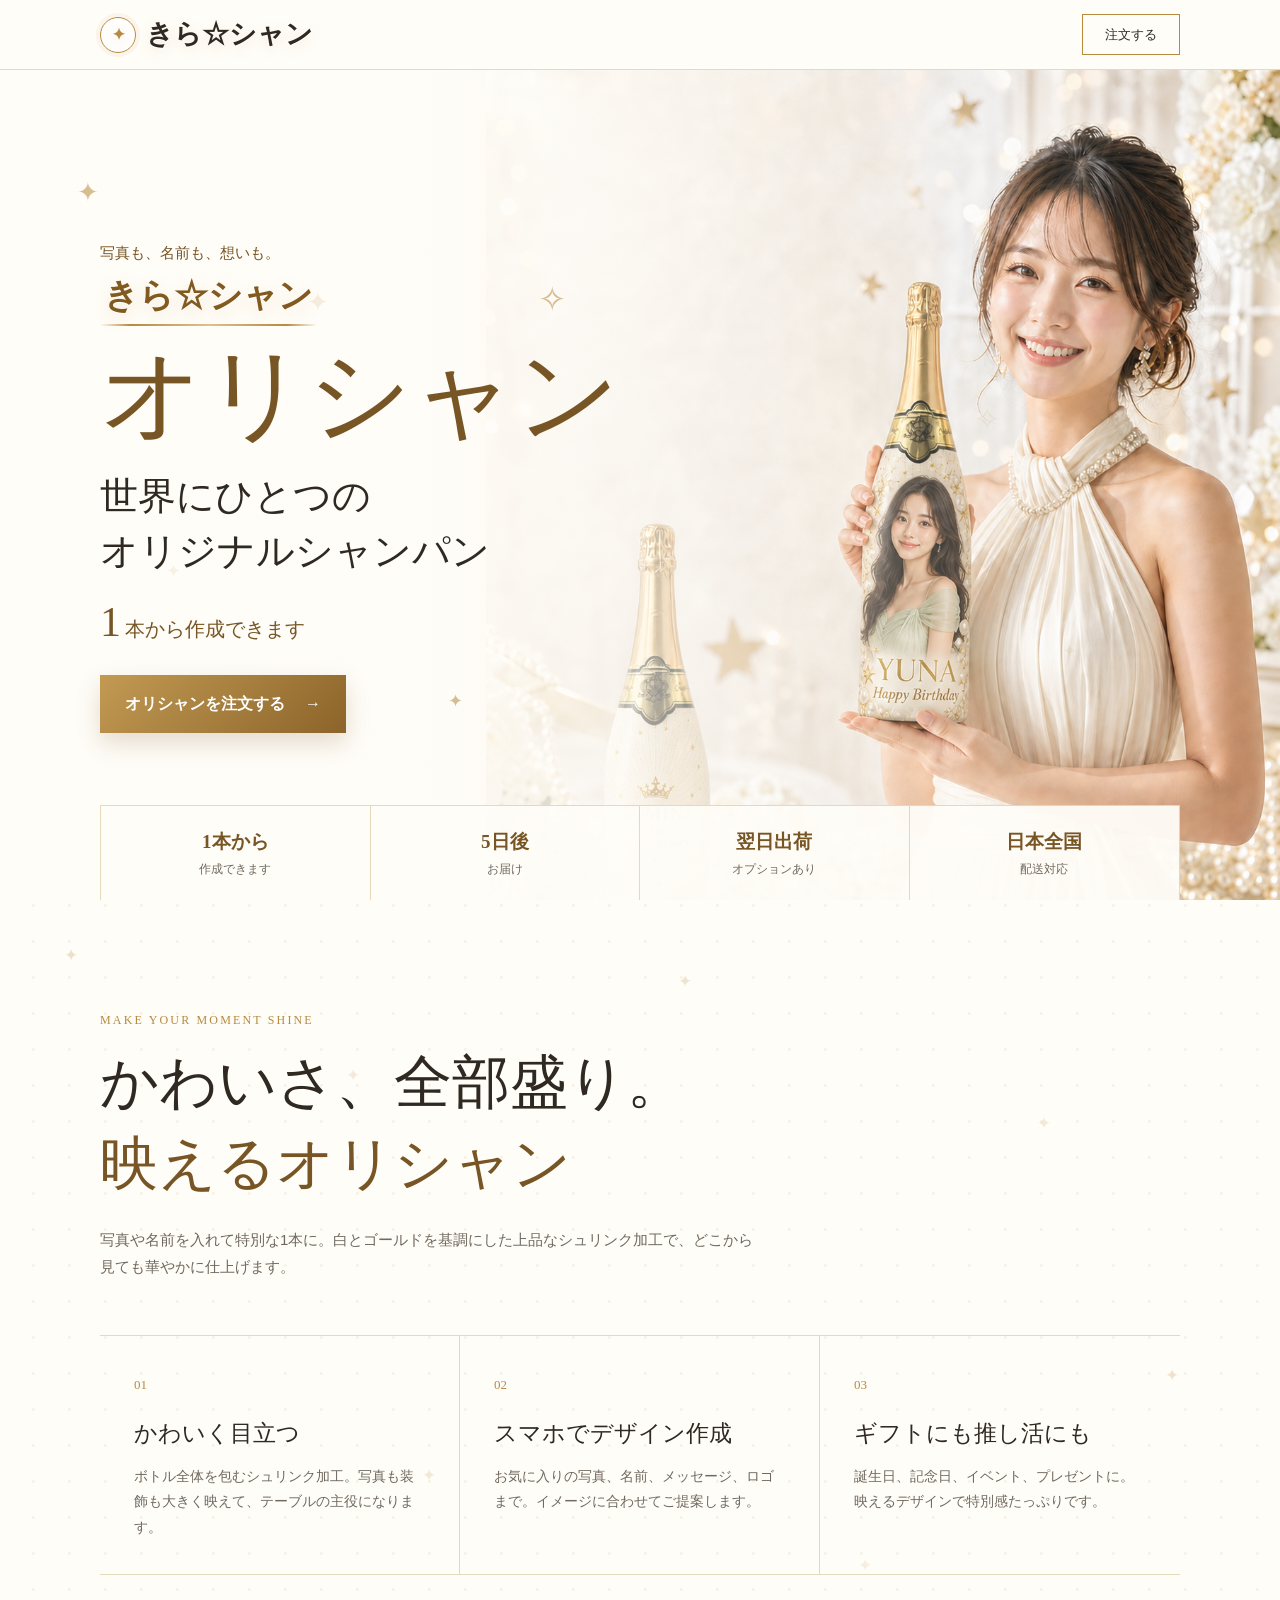
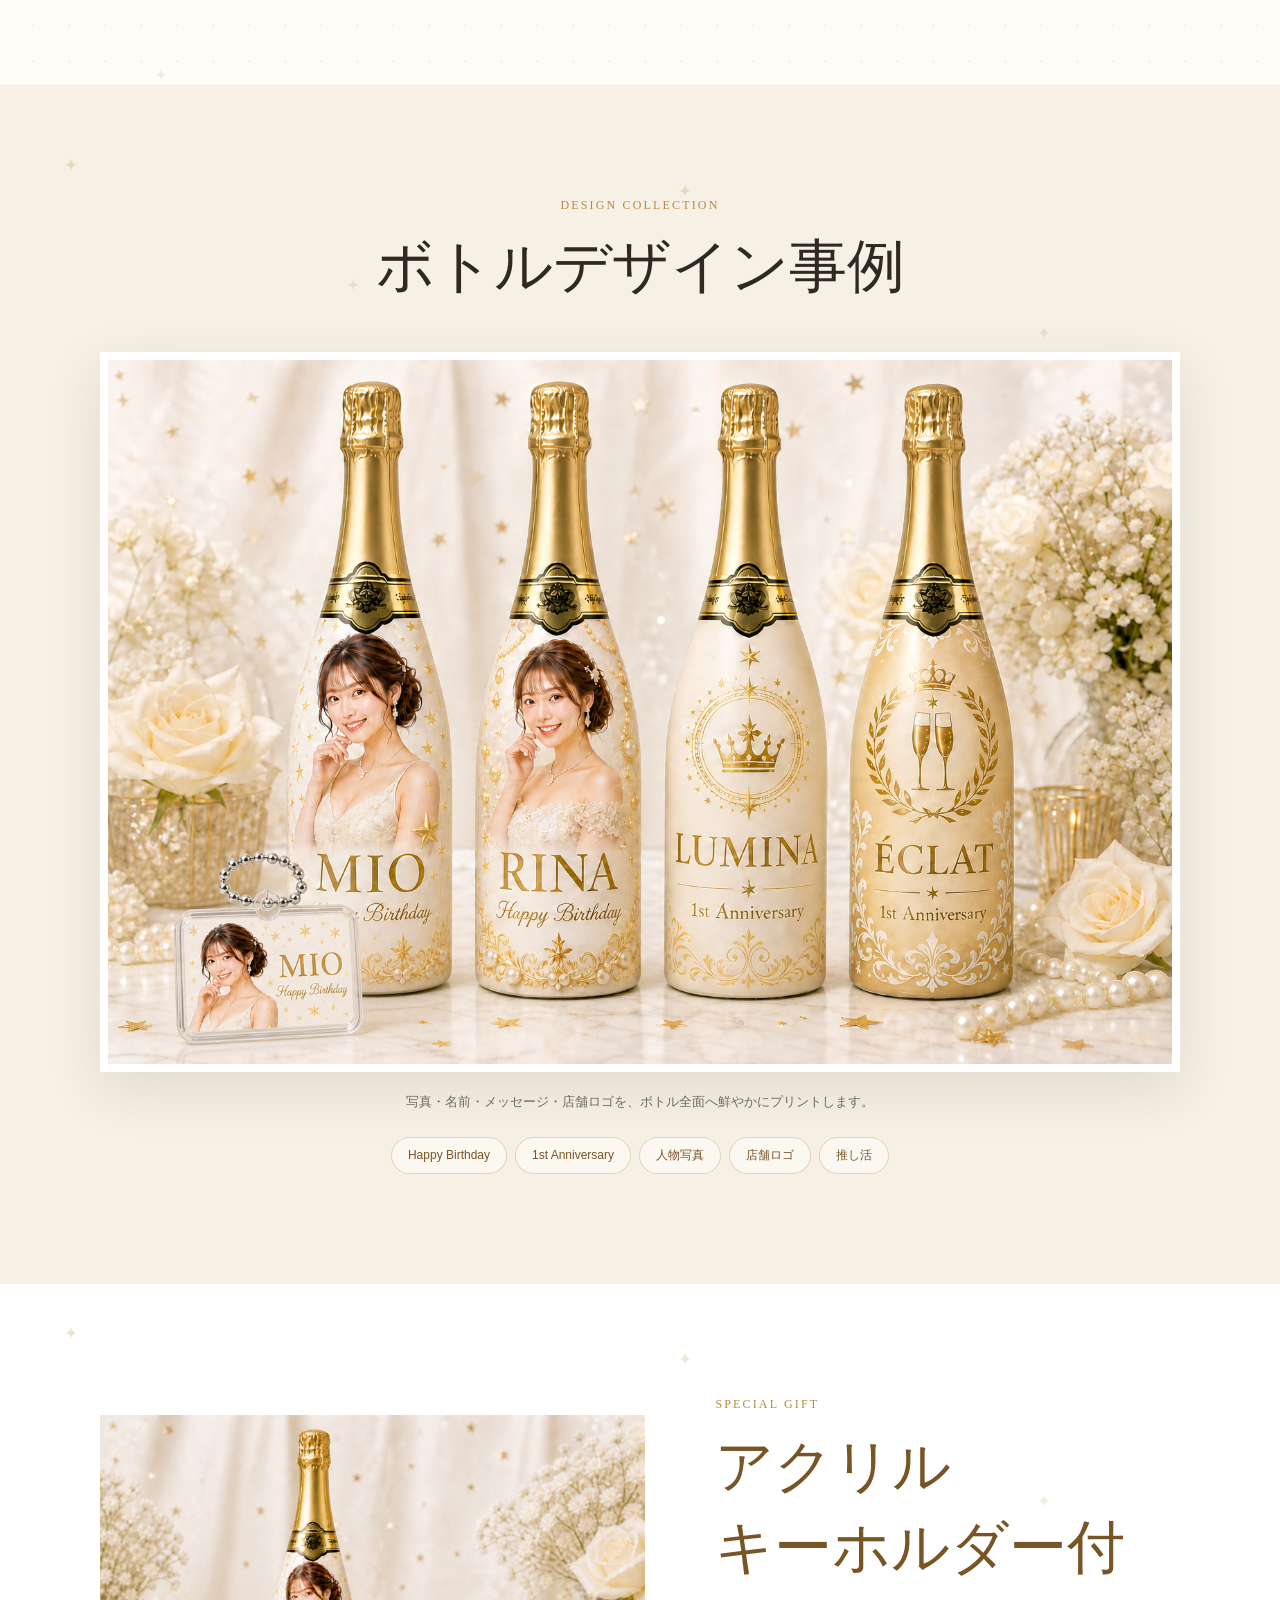
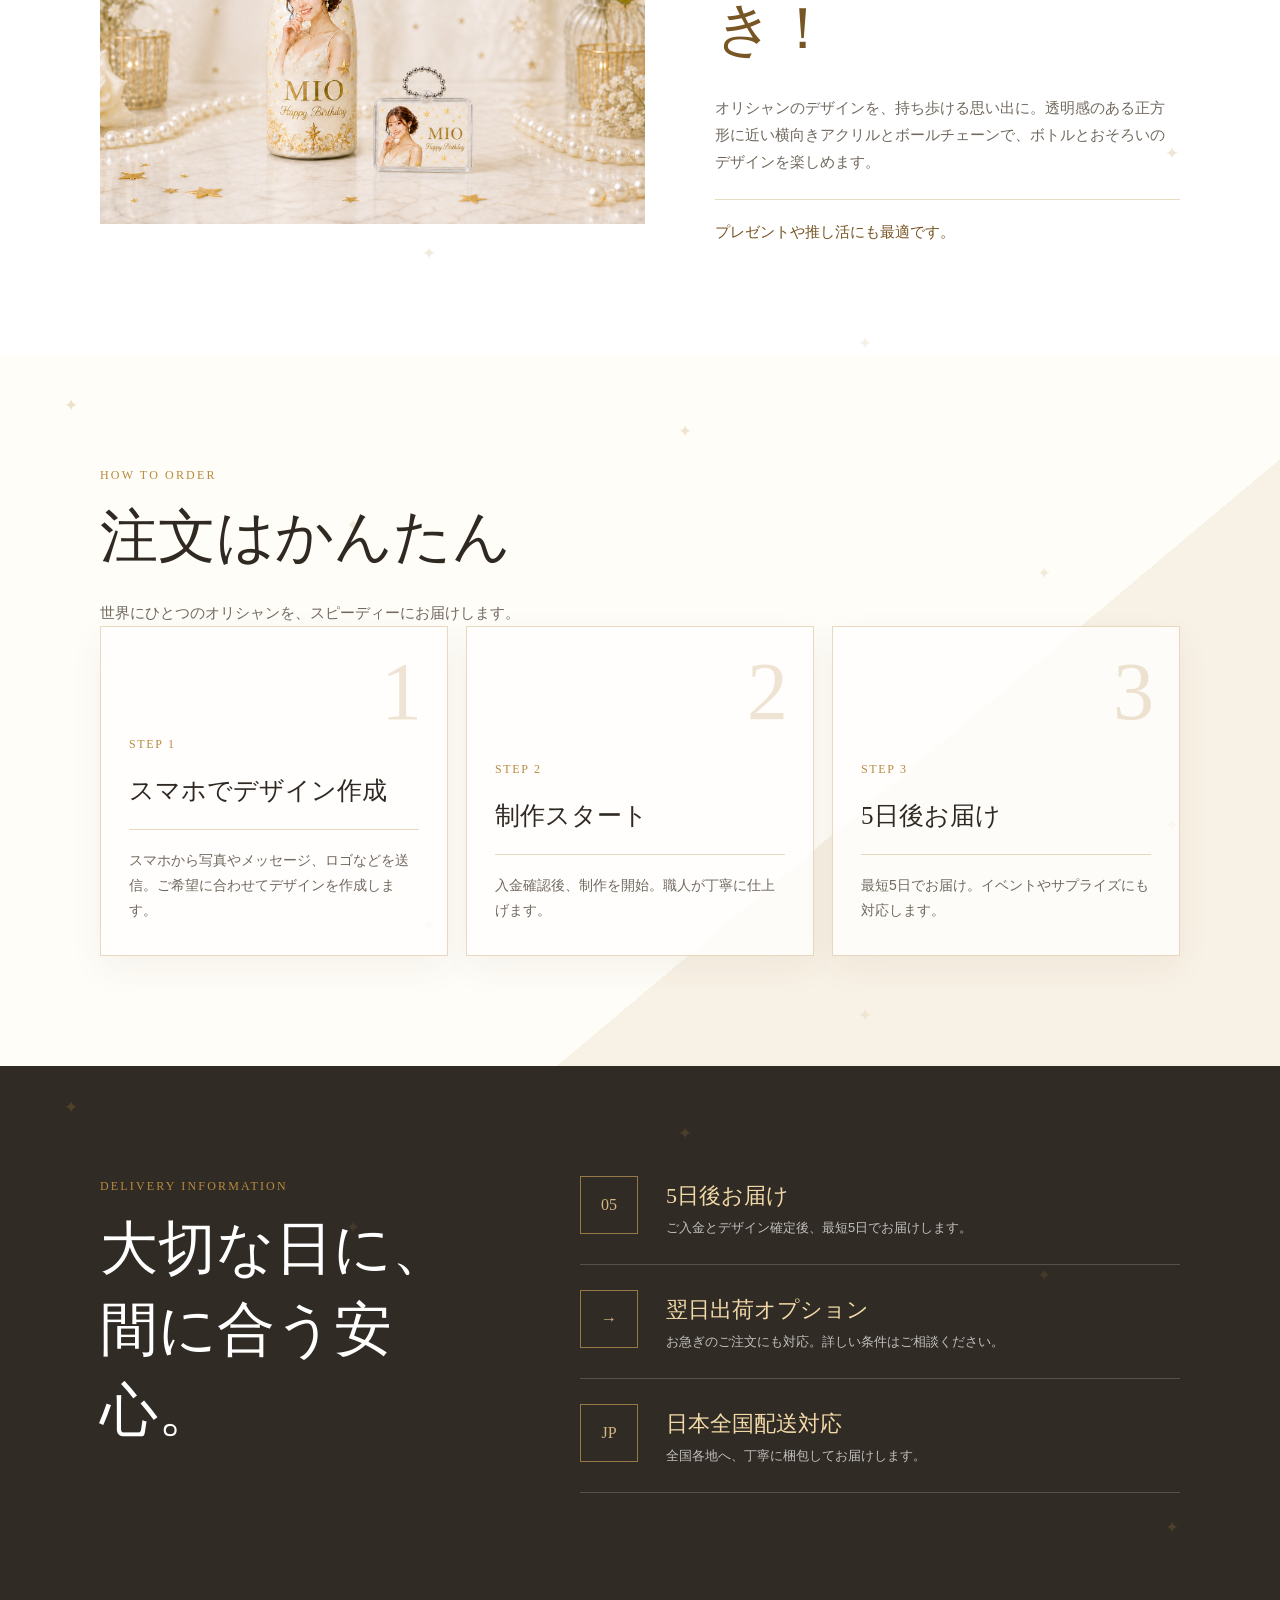
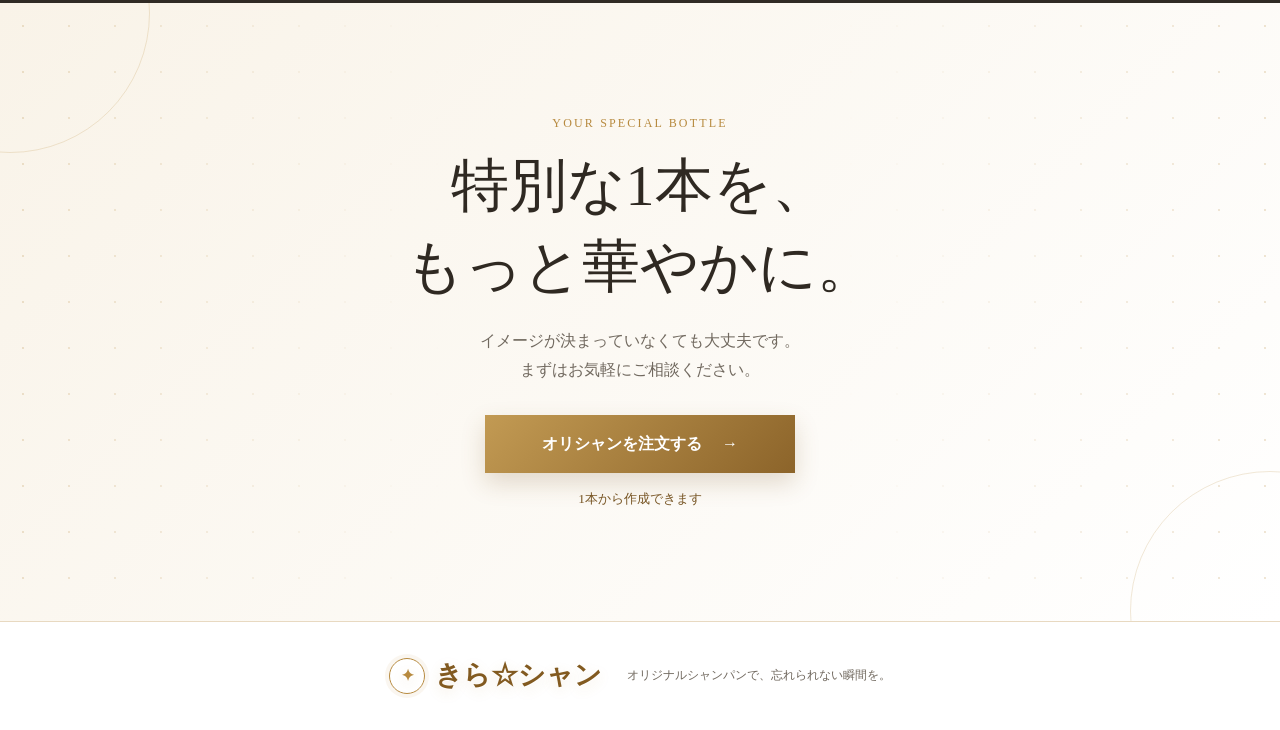
<file: index.html>
<!doctype html>
<html lang="ja">
<head>
  <meta charset="UTF-8">
  <meta name="viewport" content="width=device-width, initial-scale=1">
  <title>きら☆シャン オリシャン｜1本から作れるオリジナルシャンパン</title>
  <meta name="description" content="写真や名前を入れた特別なオリシャンを1本から。映えるシュリンク加工、アクリルキーホルダー付き。最短5日、日本全国へお届けします。">
  <meta property="og:type" content="website">
  <meta property="og:title" content="きら☆シャン オリシャン">
  <meta property="og:description" content="写真や名前を入れて、世界にひとつのオリジナルシャンパンを。">
  <meta property="og:image" content="assets/images/kira-shan-hero-v4.png">
  <meta name="theme-color" content="#fffdf8">
  <style>html, body { margin: 0; }</style>
  <link rel="stylesheet" href="style.css?v=20260902-2">
</head>
<body>
  <main class="きら☆シャン-lp-root">
    <header class="きら☆シャン-lp-header" aria-label="きら☆シャン">
      <a class="きら☆シャン-lp-brand" href="#top" aria-label="ページ上部へ">
        <span class="きら☆シャン-lp-brand-mark" aria-hidden="true">✦</span>
        <span>きら<span aria-hidden="true">☆</span>シャン</span>
      </a>
      <a class="きら☆シャン-lp-header-cta" href="https://oricham.net/">注文する</a>
    </header>

    <section class="きら☆シャン-lp-hero" id="top">
      <img class="きら☆シャン-lp-hero-image" src="assets/images/kira-shan-hero-v4.png" alt="架空女性の写真とYUNA Happy Birthdayをフルカラーで印刷したオリシャンを持つ架空モデル" width="1120" height="1400" fetchpriority="high">
      <div class="きら☆シャン-lp-hero-shade" aria-hidden="true"></div>
      <div class="きら☆シャン-lp-sparkles" aria-hidden="true"><i>✦</i><i>✧</i><i>✦</i></div>
      <div class="きら☆シャン-lp-hero-copy">
        <p class="きら☆シャン-lp-kicker">写真も、名前も、想いも。</p>
        <h1><span>きら☆シャン</span>オリシャン</h1>
        <p class="きら☆シャン-lp-hero-lead">世界にひとつの<br>オリジナルシャンパン</p>
        <div class="きら☆シャン-lp-one-bottle"><strong>1</strong>本から作成できます</div>
        <a class="きら☆シャン-lp-button" href="https://oricham.net/">オリシャンを注文する <span aria-hidden="true">→</span></a>
      </div>
      <ul class="きら☆シャン-lp-hero-points" aria-label="サービスのポイント">
        <li><strong>1本から</strong><span>作成できます</span></li>
        <li><strong>5日後</strong><span>お届け</span></li>
        <li><strong>翌日出荷</strong><span>オプションあり</span></li>
        <li><strong>日本全国</strong><span>配送対応</span></li>
      </ul>
    </section>

    <section class="きら☆シャン-lp-section きら☆シャン-lp-intro きら☆シャン-lp-reveal">
      <div class="きら☆シャン-lp-inner">
        <p class="きら☆シャン-lp-eyebrow">MAKE YOUR MOMENT SHINE</p>
        <h2>かわいさ、全部盛り。<br><em>映えるオリシャン</em></h2>
        <p class="きら☆シャン-lp-section-lead">写真や名前を入れて特別な1本に。白とゴールドを基調にした上品なシュリンク加工で、どこから見ても華やかに仕上げます。</p>
        <div class="きら☆シャン-lp-feature-grid">
          <article class="きら☆シャン-lp-feature">
            <span class="きら☆シャン-lp-feature-no">01</span>
            <h3>かわいく目立つ</h3>
            <p>ボトル全体を包むシュリンク加工。写真も装飾も大きく映えて、テーブルの主役になります。</p>
          </article>
          <article class="きら☆シャン-lp-feature">
            <span class="きら☆シャン-lp-feature-no">02</span>
            <h3>スマホでデザイン作成</h3>
            <p>お気に入りの写真、名前、メッセージ、ロゴまで。イメージに合わせてご提案します。</p>
          </article>
          <article class="きら☆シャン-lp-feature">
            <span class="きら☆シャン-lp-feature-no">03</span>
            <h3>ギフトにも推し活にも</h3>
            <p>誕生日、記念日、イベント、プレゼントに。映えるデザインで特別感たっぷりです。</p>
          </article>
        </div>
      </div>
    </section>

    <section class="きら☆シャン-lp-section きら☆シャン-lp-showcase きら☆シャン-lp-reveal">
      <div class="きら☆シャン-lp-inner">
        <p class="きら☆シャン-lp-eyebrow">DESIGN COLLECTION</p>
        <h2>ボトルデザイン事例</h2>
        <figure class="きら☆シャン-lp-product-figure">
          <img src="assets/images/kira-shan-products-v5.png" alt="長い金フォイルと黒金ネックシールを施した4種類のフルカラーオリシャンと正方形に近い横向きアクリルキーホルダー" width="1536" height="1024" loading="lazy" decoding="async">
          <figcaption>写真・名前・メッセージ・店舗ロゴを、ボトル全面へ鮮やかにプリントします。</figcaption>
        </figure>
        <div class="きら☆シャン-lp-tags" aria-label="利用シーン">
          <span>Happy Birthday</span><span>1st Anniversary</span><span>人物写真</span><span>店舗ロゴ</span><span>推し活</span>
        </div>
      </div>
    </section>

    <section class="きら☆シャン-lp-section きら☆シャン-lp-keyholder きら☆シャン-lp-reveal">
      <div class="きら☆シャン-lp-inner きら☆シャン-lp-split">
        <div class="きら☆シャン-lp-keyholder-visual">
          <img src="assets/images/kira-shan-keyholder-v4.png" alt="中央にセットで並べたMIOのオリシャンと実物比に近いサイズの横向きアクリルキーホルダー" width="1456" height="1092" loading="lazy" decoding="async">
        </div>
        <div class="きら☆シャン-lp-keyholder-copy">
          <p class="きら☆シャン-lp-eyebrow">SPECIAL GIFT</p>
          <h2>アクリル<br>キーホルダー付き！</h2>
          <p>オリシャンのデザインを、持ち歩ける思い出に。透明感のある正方形に近い横向きアクリルとボールチェーンで、ボトルとおそろいのデザインを楽しめます。</p>
          <p class="きら☆シャン-lp-note">プレゼントや推し活にも最適です。</p>
        </div>
      </div>
    </section>

    <section class="きら☆シャン-lp-section きら☆シャン-lp-flow きら☆シャン-lp-reveal">
      <div class="きら☆シャン-lp-inner">
        <p class="きら☆シャン-lp-eyebrow">HOW TO ORDER</p>
        <h2>注文はかんたん</h2>
        <p class="きら☆シャン-lp-section-lead">世界にひとつのオリシャンを、スピーディーにお届けします。</p>
        <ol class="きら☆シャン-lp-steps">
          <li>
            <span class="きら☆シャン-lp-step-no">1</span>
            <div><small>STEP 1</small><h3>スマホでデザイン作成</h3><p>スマホから写真やメッセージ、ロゴなどを送信。ご希望に合わせてデザインを作成します。</p></div>
          </li>
          <li>
            <span class="きら☆シャン-lp-step-no">2</span>
            <div><small>STEP 2</small><h3>制作スタート</h3><p>入金確認後、制作を開始。職人が丁寧に仕上げます。</p></div>
          </li>
          <li>
            <span class="きら☆シャン-lp-step-no">3</span>
            <div><small>STEP 3</small><h3>5日後お届け</h3><p>最短5日でお届け。イベントやサプライズにも対応します。</p></div>
          </li>
        </ol>
      </div>
    </section>

    <section class="きら☆シャン-lp-section きら☆シャン-lp-delivery きら☆シャン-lp-reveal">
      <div class="きら☆シャン-lp-inner">
        <div class="きら☆シャン-lp-delivery-head">
          <p class="きら☆シャン-lp-eyebrow">DELIVERY INFORMATION</p>
          <h2>大切な日に、<br>間に合う安心。</h2>
        </div>
        <div class="きら☆シャン-lp-delivery-list">
          <article><span aria-hidden="true">05</span><div><h3>5日後お届け</h3><p>ご入金とデザイン確定後、最短5日でお届けします。</p></div></article>
          <article><span aria-hidden="true">→</span><div><h3>翌日出荷オプション</h3><p>お急ぎのご注文にも対応。詳しい条件はご相談ください。</p></div></article>
          <article><span aria-hidden="true">JP</span><div><h3>日本全国配送対応</h3><p>全国各地へ、丁寧に梱包してお届けします。</p></div></article>
        </div>
      </div>
    </section>

    <section class="きら☆シャン-lp-final きら☆シャン-lp-reveal">
      <div class="きら☆シャン-lp-final-glow" aria-hidden="true"></div>
      <div class="きら☆シャン-lp-inner">
        <p class="きら☆シャン-lp-eyebrow">YOUR SPECIAL BOTTLE</p>
        <h2>特別な1本を、<br>もっと華やかに。</h2>
        <p>イメージが決まっていなくても大丈夫です。<br>まずはお気軽にご相談ください。</p>
        <a class="きら☆シャン-lp-button きら☆シャン-lp-button-dark" href="https://oricham.net/">オリシャンを注文する <span aria-hidden="true">→</span></a>
        <small>1本から作成できます</small>
      </div>
    </section>

    <footer class="きら☆シャン-lp-footer">
      <div class="きら☆シャン-lp-brand"><span class="きら☆シャン-lp-brand-mark" aria-hidden="true">✦</span><span>きら☆シャン</span></div>
      <p>オリジナルシャンパンで、忘れられない瞬間を。</p>
    </footer>

    <div class="きら☆シャン-lp-fixed-cta">
      <a href="https://oricham.net/">オリシャンを注文する <span aria-hidden="true">→</span></a>
    </div>
  </main>
  <script src="script.js?v=20260902-2"></script>
</body>
</html>
</file>
<file: style.css>
@charset "UTF-8";

.きら☆シャン-lp-root {
  --ks-ivory: #fffdf8;
  --ks-cream: #f6f0e5;
  --ks-gold: #b78a3f;
  --ks-gold-dark: #775524;
  --ks-ink: #2f2922;
  --ks-muted: #71695f;
  --ks-line: rgba(183, 138, 63, .32);
  color: var(--ks-ink);
  background: var(--ks-ivory);
  font-family: "Yu Mincho", "Hiragino Mincho ProN", "Noto Serif JP", serif;
  line-height: 1.8;
  letter-spacing: 0;
  overflow: hidden;
  isolation: isolate;
  -webkit-font-smoothing: antialiased;
}

.きら☆シャン-lp-root *, .きら☆シャン-lp-root *::before, .きら☆シャン-lp-root *::after { box-sizing: border-box; }
.きら☆シャン-lp-root img { display: block; max-width: 100%; height: auto; }
.きら☆シャン-lp-root a { color: inherit; text-decoration: none; }
.きら☆シャン-lp-root h1, .きら☆シャン-lp-root h2, .きら☆シャン-lp-root h3, .きら☆シャン-lp-root p, .きら☆シャン-lp-root figure { margin: 0; }
.きら☆シャン-lp-root ul, .きら☆シャン-lp-root ol { margin: 0; padding: 0; list-style: none; }

.きら☆シャン-lp-inner { width: min(100% - 40px, 1080px); margin-inline: auto; }
.きら☆シャン-lp-header { height: 70px; padding: 0 max(20px, calc((100% - 1080px) / 2)); display: flex; align-items: center; justify-content: space-between; background: rgba(255,253,248,.96); border-bottom: 1px solid var(--ks-line); position: relative; z-index: 20; }
.きら☆シャン-lp-brand { display: inline-flex; align-items: center; gap: 10px; color: #825a20; font-size: 27px; font-weight: 700; line-height: 1; text-shadow: 0 1px 0 #fff, 0 4px 13px rgba(183,138,63,.18); }
.きら☆シャン-lp-brand-mark { width: 36px; height: 36px; display: grid; place-items: center; border: 1px solid var(--ks-gold); border-radius: 50%; color: var(--ks-gold); background: rgba(255,255,255,.72); box-shadow: 0 0 0 4px rgba(183,138,63,.08); font-size: 16px; }
.きら☆シャン-lp-header-cta { padding: 8px 22px; border: 1px solid var(--ks-gold); color: var(--ks-gold-dark); font-size: 13px; transition: .25s ease; }

.きら☆シャン-lp-hero { min-height: min(860px, calc(100svh - 70px)); position: relative; display: grid; grid-template-columns: minmax(0, 1fr) minmax(420px, 48%); align-items: center; background: #f5eee2; }
.きら☆シャン-lp-hero-image { position: absolute; inset: 0 0 0 auto; width: 62%; height: 100%; object-fit: cover; object-position: 62% center; }
.きら☆シャン-lp-hero-shade { position: absolute; inset: 0; background: linear-gradient(90deg, #fffdf8 0%, rgba(255,253,248,.98) 34%, rgba(255,253,248,.25) 67%, transparent 100%); }
.きら☆シャン-lp-sparkles i { position: absolute; color: var(--ks-gold); font-style: normal; opacity: .55; }
.きら☆シャン-lp-sparkles i:nth-child(1) { left: 6%; top: 12%; font-size: 26px; text-shadow: 18vw 110px 0 rgba(183,138,63,.25), 74vw 40px 0 rgba(183,138,63,.2), 88vw 350px 0 rgba(183,138,63,.24); }
.きら☆シャン-lp-sparkles i:nth-child(2) { left: 42%; top: 24%; font-size: 34px; text-shadow: 34vw 120px 0 rgba(183,138,63,.17), -25vw 390px 0 rgba(183,138,63,.18); }
.きら☆シャン-lp-sparkles i:nth-child(3) { left: 35%; bottom: 22%; font-size: 18px; text-shadow: 48vw -50px 0 rgba(183,138,63,.22), -22vw -130px 0 rgba(183,138,63,.18); }
.きら☆シャン-lp-hero-copy { width: min(100% - 40px, 1080px); margin-inline: auto; position: relative; z-index: 3; grid-column: 1 / -1; padding-bottom: 110px; }
.きら☆シャン-lp-kicker { color: var(--ks-gold-dark); font-size: 15px; }
.きら☆シャン-lp-hero h1 { margin-top: 12px; color: var(--ks-gold-dark); font-size: clamp(72px, 8vw, 118px); font-weight: 500; line-height: .98; }
.きら☆シャン-lp-hero h1 span { width: fit-content; padding: 0 4px 13px; position: relative; display: block; margin-bottom: 19px; color: #825a20; font-size: 34px; font-weight: 700; text-shadow: 0 1px 0 #fff, 0 6px 18px rgba(183,138,63,.2); }
.きら☆シャン-lp-hero h1 span::after { content: ""; position: absolute; left: 0; right: 0; bottom: 0; height: 2px; background: linear-gradient(90deg, transparent, #b78a3f 14%, #dcc18e 50%, #b78a3f 86%, transparent); }
.きら☆シャン-lp-hero-lead { margin-top: 24px !important; font-size: clamp(24px, 3vw, 38px); line-height: 1.45; }
.きら☆シャン-lp-one-bottle { margin: 22px 0 28px; color: var(--ks-gold-dark); font-size: 20px; }
.きら☆シャン-lp-one-bottle strong { margin-right: 4px; font-size: 42px; font-weight: 500; line-height: 1; }
.きら☆シャン-lp-button { min-height: 58px; padding: 14px 25px; display: inline-flex; align-items: center; justify-content: center; gap: 20px; color: #fff !important; background: linear-gradient(135deg, #c29a53, #8c642a); box-shadow: 0 10px 25px rgba(119,85,36,.2); font-family: "Yu Gothic", "Hiragino Kaku Gothic ProN", sans-serif; font-size: 16px; font-weight: 700; transition: transform .2s ease, box-shadow .2s ease, filter .2s ease; }
.きら☆シャン-lp-button span { transition: transform .2s ease; }
.きら☆シャン-lp-button:hover { transform: translateY(-2px); box-shadow: 0 14px 30px rgba(119,85,36,.3); filter: brightness(1.05); }
.きら☆シャン-lp-button:hover span { transform: translateX(4px); }
.きら☆シャン-lp-button:active { transform: translateY(1px) scale(.99); }
.きら☆シャン-lp-hero-points { position: absolute; z-index: 4; left: 50%; bottom: 0; transform: translateX(-50%); width: min(100% - 40px, 1080px); display: grid; grid-template-columns: repeat(4, 1fr); background: rgba(255,253,248,.94); border-top: 1px solid var(--ks-line); border-inline: 1px solid var(--ks-line); }
.きら☆シャン-lp-hero-points li { min-height: 94px; display: flex; flex-direction: column; align-items: center; justify-content: center; border-right: 1px solid var(--ks-line); }
.きら☆シャン-lp-hero-points li:last-child { border-right: 0; }
.きら☆シャン-lp-hero-points strong { color: var(--ks-gold-dark); font-size: 19px; font-weight: 600; }
.きら☆シャン-lp-hero-points span { font-family: "Yu Gothic", sans-serif; color: var(--ks-muted); font-size: 12px; }

.きら☆シャン-lp-section { padding: 110px 0; }
.きら☆シャン-lp-section { position: relative; }
.きら☆シャン-lp-section::after {
  content: "✦";
  position: absolute;
  z-index: 0;
  top: 6%;
  left: 5%;
  color: rgba(183, 138, 63, .24);
  font-size: 17px;
  line-height: 1;
  pointer-events: none;
  text-shadow:
    22vw 120px 0 rgba(183,138,63,.16),
    48vw 26px 0 rgba(183,138,63,.21),
    76vw 168px 0 rgba(183,138,63,.16),
    86vw 420px 0 rgba(183,138,63,.22),
    62vw 610px 0 rgba(183,138,63,.13),
    28vw 520px 0 rgba(183,138,63,.18),
    7vw 720px 0 rgba(183,138,63,.14);
}
.きら☆シャン-lp-section > .きら☆シャン-lp-inner { position: relative; z-index: 1; }
.きら☆シャン-lp-eyebrow { margin-bottom: 10px !important; color: var(--ks-gold); font-family: Georgia, serif; font-size: 12px; letter-spacing: .18em !important; }
.きら☆シャン-lp-section h2, .きら☆シャン-lp-final h2 { font-size: clamp(34px, 5vw, 58px); font-weight: 500; line-height: 1.4; }
.きら☆シャン-lp-section h2 em { color: var(--ks-gold-dark); font-style: normal; }
.きら☆シャン-lp-section-lead { max-width: 660px; margin-top: 22px !important; color: var(--ks-muted); font-family: "Yu Gothic", sans-serif; font-size: 15px; }
.きら☆シャン-lp-intro { position: relative; background: radial-gradient(circle at 93% 15%, rgba(194,154,83,.11) 0 1px, transparent 2px), var(--ks-ivory); background-size: 36px 36px; }
.きら☆シャン-lp-feature-grid { margin-top: 55px; display: grid; grid-template-columns: repeat(3, 1fr); border-block: 1px solid var(--ks-line); }
.きら☆シャン-lp-feature { padding: 34px; border-right: 1px solid var(--ks-line); }
.きら☆シャン-lp-feature:last-child { border-right: 0; }
.きら☆シャン-lp-feature-no { color: var(--ks-gold); font-family: Georgia, serif; font-size: 13px; }
.きら☆シャン-lp-feature h3 { margin: 14px 0 10px; font-size: 23px; font-weight: 500; }
.きら☆シャン-lp-feature p { color: var(--ks-muted); font-family: "Yu Gothic", sans-serif; font-size: 14px; }

.きら☆シャン-lp-showcase { background: var(--ks-cream); text-align: center; }
.きら☆シャン-lp-product-figure { margin-top: 44px !important; }
.きら☆シャン-lp-product-figure img { width: 100%; aspect-ratio: 3 / 2; object-fit: cover; border: 8px solid #fff; box-shadow: 0 18px 50px rgba(90,70,40,.12); }
.きら☆シャン-lp-product-figure figcaption { margin-top: 18px; color: var(--ks-muted); font-family: "Yu Gothic", sans-serif; font-size: 13px; }
.きら☆シャン-lp-tags { margin-top: 24px; display: flex; flex-wrap: wrap; justify-content: center; gap: 8px; }
.きら☆シャン-lp-tags span { padding: 7px 16px; border: 1px solid var(--ks-line); border-radius: 999px; background: rgba(255,255,255,.5); color: var(--ks-gold-dark); font-family: "Yu Gothic", sans-serif; font-size: 12px; }

.きら☆シャン-lp-keyholder { background: #fff; }
.きら☆シャン-lp-split { display: grid; grid-template-columns: 1.08fr .92fr; align-items: center; gap: 70px; }
.きら☆シャン-lp-keyholder-visual { position: relative; overflow: hidden; aspect-ratio: 4 / 3; }
.きら☆シャン-lp-keyholder-visual img { width: 100%; height: 100%; object-fit: cover; object-position: left bottom; }
.きら☆シャン-lp-keyholder-copy h2 { color: var(--ks-gold-dark); }
.きら☆シャン-lp-keyholder-copy > p:not(.きら☆シャン-lp-eyebrow) { margin-top: 24px; color: var(--ks-muted); font-family: "Yu Gothic", sans-serif; font-size: 15px; }
.きら☆シャン-lp-keyholder-copy .きら☆シャン-lp-note { padding-top: 18px; border-top: 1px solid var(--ks-line); color: var(--ks-gold-dark) !important; }

.きら☆シャン-lp-flow { background: linear-gradient(140deg, #fffdf8 0 66%, #f8f1e5 66%); }
.きら☆シャン-lp-steps { margin-top: 55px; display: grid; grid-template-columns: repeat(3, 1fr); gap: 18px; }
.きら☆シャン-lp-steps li { min-height: 330px; padding: 38px 28px 32px; position: relative; display: flex; flex-direction: column; justify-content: flex-end; background: rgba(255,255,255,.78); border: 1px solid var(--ks-line); box-shadow: 0 12px 32px rgba(93,70,37,.06); }
.きら☆シャン-lp-step-no { position: absolute; top: 24px; right: 25px; color: rgba(183,138,63,.22); font: 82px/1 Georgia, serif; }
.きら☆シャン-lp-steps small { color: var(--ks-gold); font: 12px Georgia, serif; letter-spacing: .14em; }
.きら☆シャン-lp-steps h3 { margin: 10px 0 18px; padding-bottom: 16px; border-bottom: 1px solid var(--ks-line); font-size: 25px; font-weight: 500; }
.きら☆シャン-lp-steps p { color: var(--ks-muted); font-family: "Yu Gothic", sans-serif; font-size: 14px; }

.きら☆シャン-lp-delivery { background: #302b25; color: #fff; }
.きら☆シャン-lp-delivery .きら☆シャン-lp-inner { display: grid; grid-template-columns: .8fr 1.2fr; gap: 80px; }
.きら☆シャン-lp-delivery h2 { color: #fff; }
.きら☆シャン-lp-delivery-list article { padding: 25px 0; display: grid; grid-template-columns: 64px 1fr; gap: 22px; border-bottom: 1px solid rgba(255,255,255,.18); }
.きら☆シャン-lp-delivery-list article:first-child { padding-top: 0; }
.きら☆シャン-lp-delivery-list article > span { width: 58px; height: 58px; display: grid; place-items: center; border: 1px solid rgba(194,154,83,.7); color: #d5b77e; font: 16px Georgia, serif; }
.きら☆シャン-lp-delivery-list h3 { color: #f2d9a8; font-size: 22px; font-weight: 500; }
.きら☆シャン-lp-delivery-list p { color: rgba(255,255,255,.7); font-family: "Yu Gothic", sans-serif; font-size: 13px; }

.きら☆シャン-lp-final { min-height: 540px; padding: 110px 0; position: relative; display: grid; place-items: center; overflow: hidden; background: linear-gradient(135deg, #f9f3e8, #fff); text-align: center; }
.きら☆シャン-lp-final::before, .きら☆シャン-lp-final::after { content: ""; position: absolute; width: 280px; height: 280px; border: 1px solid rgba(183,138,63,.2); border-radius: 50%; }
.きら☆シャン-lp-final::before { left: -130px; top: -130px; }
.きら☆シャン-lp-final::after { right: -130px; bottom: -130px; }
.きら☆シャン-lp-final-glow { position: absolute; inset: 0; opacity: .7; background-image: radial-gradient(circle, rgba(183,138,63,.32) 1px, transparent 1.5px); background-size: 46px 46px; mask-image: linear-gradient(90deg, #000, transparent 35%, transparent 65%, #000); }
.きら☆シャン-lp-final .きら☆シャン-lp-inner { position: relative; z-index: 2; }
.きら☆シャン-lp-final p:not(.きら☆シャン-lp-eyebrow) { margin: 20px 0 30px; color: var(--ks-muted); font-family: "Yu Gothic", sans-serif; }
.きら☆シャン-lp-final small { margin-top: 14px; display: block; color: var(--ks-gold-dark); }
.きら☆シャン-lp-button-dark { min-width: 310px; }
.きら☆シャン-lp-footer { padding: 36px 20px; display: flex; align-items: center; justify-content: center; gap: 25px; border-top: 1px solid var(--ks-line); background: #fff; }
.きら☆シャン-lp-footer p { color: var(--ks-muted); font-family: "Yu Gothic", sans-serif; font-size: 12px; }
.きら☆シャン-lp-fixed-cta { display: none; }

.きら☆シャン-lp-motion .きら☆シャン-lp-reveal { opacity: 0; transform: translateY(26px); transition: opacity .8s ease, transform .8s ease; }
.きら☆シャン-lp-reveal.きら☆シャン-lp-visible { opacity: 1; transform: none; }
@media (prefers-reduced-motion: reduce) { .きら☆シャン-lp-motion .きら☆シャン-lp-reveal { opacity: 1; transform: none; transition: none; } .きら☆シャン-lp-button { transition: none; } }

@media (max-width: 820px) {
  .きら☆シャン-lp-hero { min-height: 800px; display: block; }
  .きら☆シャン-lp-hero-image { width: 100%; height: 66%; inset: 34% 0 auto; object-position: 63% 38%; }
  .きら☆シャン-lp-hero-shade { background: linear-gradient(180deg, #fffdf8 0%, rgba(255,253,248,.98) 28%, rgba(255,253,248,.25) 56%, rgba(255,253,248,.1) 100%); }
  .きら☆シャン-lp-hero-copy { padding-top: 56px; padding-bottom: 0; }
  .きら☆シャン-lp-hero h1 { font-size: 72px; }
  .きら☆シャン-lp-hero-lead { font-size: 25px; }
  .きら☆シャン-lp-hero-copy .きら☆シャン-lp-button { display: none; }
  .きら☆シャン-lp-hero-points { grid-template-columns: repeat(2, 1fr); }
  .きら☆シャン-lp-hero-points li { min-height: 70px; }
  .きら☆シャン-lp-hero-points li:nth-child(2) { border-right: 0; }
  .きら☆シャン-lp-hero-points li:nth-child(-n+2) { border-bottom: 1px solid var(--ks-line); }
  .きら☆シャン-lp-feature-grid, .きら☆シャン-lp-steps { grid-template-columns: 1fr; }
  .きら☆シャン-lp-feature { border-right: 0; border-bottom: 1px solid var(--ks-line); }
  .きら☆シャン-lp-feature:last-child { border-bottom: 0; }
  .きら☆シャン-lp-split, .きら☆シャン-lp-delivery .きら☆シャン-lp-inner { grid-template-columns: 1fr; gap: 42px; }
  .きら☆シャン-lp-keyholder-copy { text-align: center; }
  .きら☆シャン-lp-delivery-head { text-align: center; }
}

@media (max-width: 560px) {
  .きら☆シャン-lp-root { padding-bottom: calc(76px + env(safe-area-inset-bottom)); }
  .きら☆シャン-lp-inner { width: min(100% - 32px, 1080px); }
  .きら☆シャン-lp-header { height: 58px; padding-inline: 16px; }
  .きら☆シャン-lp-brand { gap: 8px; font-size: 21px; }
  .きら☆シャン-lp-brand-mark { width: 29px; height: 29px; font-size: 12px; box-shadow: 0 0 0 3px rgba(183,138,63,.08); }
  .きら☆シャン-lp-header-cta { display: none; }
  .きら☆シャン-lp-hero { min-height: 780px; }
  .きら☆シャン-lp-hero-copy { width: calc(100% - 32px); padding-top: 38px; }
  .きら☆シャン-lp-kicker { font-size: 12px; }
  .きら☆シャン-lp-hero h1 { font-size: 56px; }
  .きら☆シャン-lp-hero h1 span { margin-bottom: 13px; padding-bottom: 9px; font-size: 25px; }
  .きら☆シャン-lp-hero-lead { margin-top: 18px !important; font-size: 19px; }
  .きら☆シャン-lp-one-bottle { margin-top: 12px; font-size: 15px; }
  .きら☆シャン-lp-one-bottle strong { font-size: 32px; }
  .きら☆シャン-lp-hero-image { height: 70%; inset: 30% 0 auto; object-position: 61% 35%; }
  .きら☆シャン-lp-hero-points { width: calc(100% - 24px); }
  .きら☆シャン-lp-hero-points strong { font-size: 15px; }
  .きら☆シャン-lp-hero-points span { font-size: 10px; }
  .きら☆シャン-lp-section { padding: 76px 0; }
  .きら☆シャン-lp-section h2, .きら☆シャン-lp-final h2 { font-size: 34px; }
  .きら☆シャン-lp-section-lead { font-size: 14px; }
  .きら☆シャン-lp-feature-grid { margin-top: 36px; }
  .きら☆シャン-lp-feature { padding: 25px 20px; }
  .きら☆シャン-lp-feature h3 { font-size: 21px; }
  .きら☆シャン-lp-product-figure { margin-top: 32px !important; }
  .きら☆シャン-lp-product-figure img { aspect-ratio: 4 / 5; object-position: center; }
  .きら☆シャン-lp-keyholder-visual { aspect-ratio: 1 / 1; }
  .きら☆シャン-lp-product-figure img { aspect-ratio: 4 / 3; }
  .きら☆シャン-lp-keyholder-visual img { object-position: left bottom; }
  .きら☆シャン-lp-steps { margin-top: 36px; }
  .きら☆シャン-lp-steps li { min-height: 280px; }
  .きら☆シャン-lp-delivery-list article { grid-template-columns: 52px 1fr; gap: 15px; }
  .きら☆シャン-lp-delivery-list article > span { width: 48px; height: 48px; }
  .きら☆シャン-lp-delivery-list h3 { font-size: 19px; }
  .きら☆シャン-lp-final { min-height: 510px; padding: 78px 0; }
  .きら☆シャン-lp-final p:not(.きら☆シャン-lp-eyebrow) { font-size: 14px; }
  .きら☆シャン-lp-button-dark { min-width: 0; width: 100%; }
  .きら☆シャン-lp-footer { padding: 28px 16px; display: block; text-align: center; }
  .きら☆シャン-lp-footer p { margin-top: 8px; }
  .きら☆シャン-lp-fixed-cta { position: fixed; z-index: 9999; inset: auto 0 0; display: block; padding: 10px 12px calc(10px + env(safe-area-inset-bottom)); background: rgba(255,253,248,.96); border-top: 1px solid var(--ks-line); backdrop-filter: blur(10px); }
  .きら☆シャン-lp-fixed-cta a { min-height: 54px; display: flex; align-items: center; justify-content: center; gap: 18px; color: #fff; background: linear-gradient(135deg, #c29a53, #8c642a); box-shadow: 0 8px 20px rgba(119,85,36,.22); font-family: "Yu Gothic", sans-serif; font-size: 15px; font-weight: 700; }
  .きら☆シャン-lp-fixed-cta a:active { transform: scale(.985); }
}
</file>
